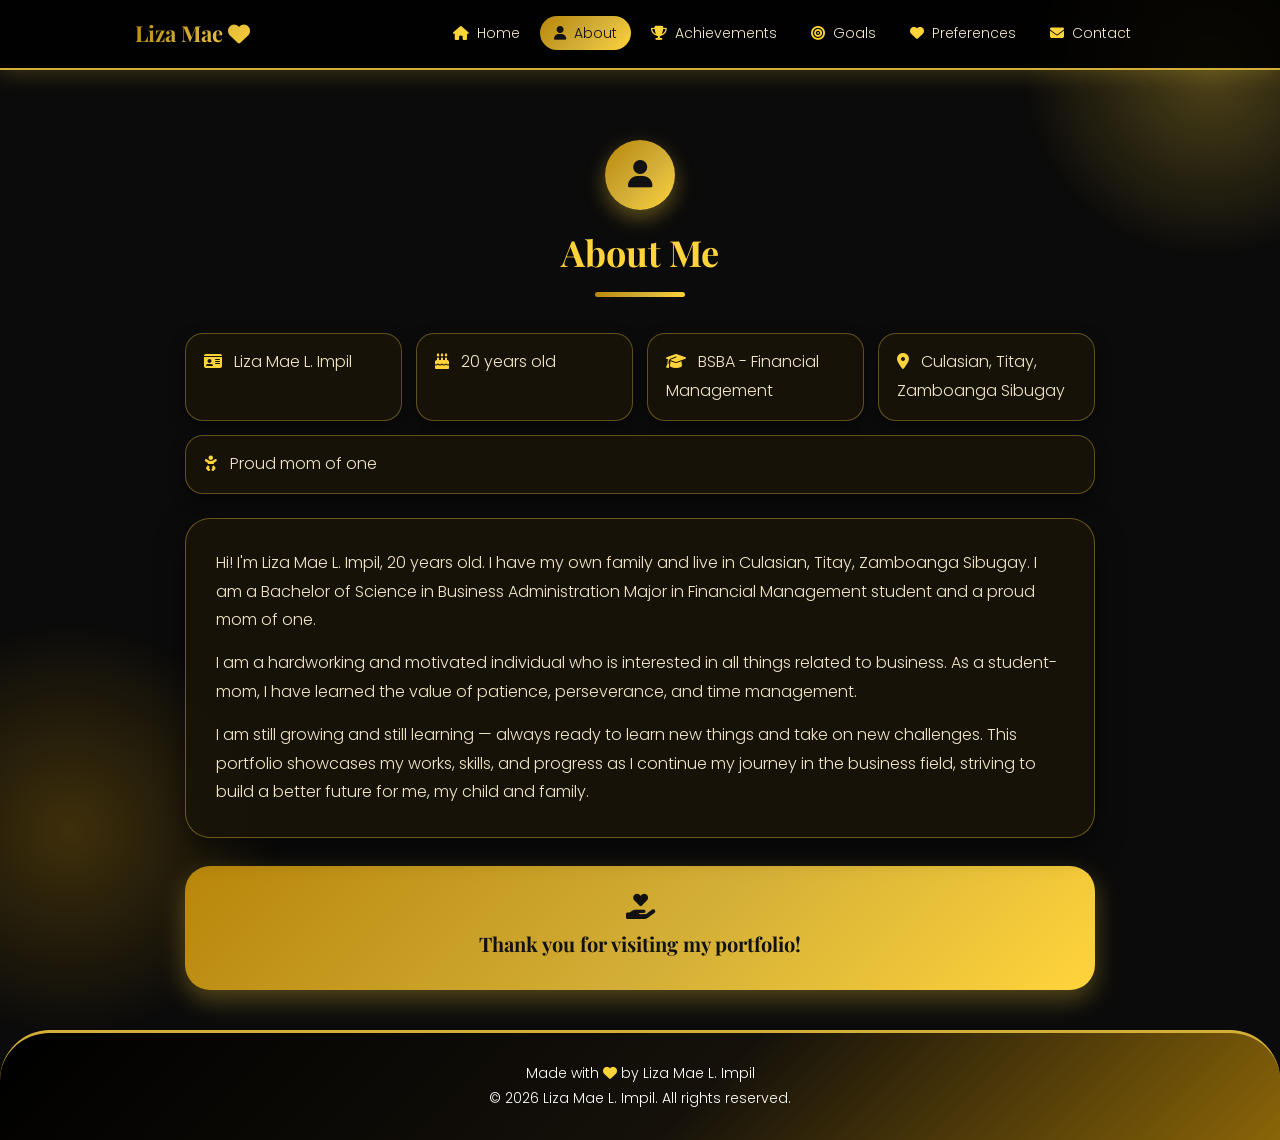
<file: about/index.html>
<!DOCTYPE html>
<html lang="en">
<head>
  <meta charset="UTF-8">
  <meta name="viewport" content="width=device-width, initial-scale=1.0">
  <title>About | Liza Mae L. Impil</title>

  <link rel="preconnect" href="https://fonts.googleapis.com">
  <link rel="preconnect" href="https://fonts.gstatic.com" crossorigin>
  <link href="https://fonts.googleapis.com/css2?family=Playfair+Display:wght@600;700&family=Poppins:wght@300;400;500&display=swap" rel="stylesheet">
  <link rel="stylesheet" href="https://cdnjs.cloudflare.com/ajax/libs/font-awesome/6.5.0/css/all.min.css">
  <link rel="stylesheet" href="../style.css">
</head>
<body>

  <header>
    <nav>
      <span class="logo">Liza Mae <i class="fa-solid fa-heart"></i></span>
      <ul>
        <li><a href="../home/index.html"><i class="fa-solid fa-house"></i> Home</a></li>
        <li><a href="../about/index.html" class="active"><i class="fa-solid fa-user"></i> About</a></li>
        <li><a href="../achievements/index.html"><i class="fa-solid fa-trophy"></i> Achievements</a></li>
        <li><a href="../goals/index.html"><i class="fa-solid fa-bullseye"></i> Goals</a></li>
        <li><a href="../preferences/index.html"><i class="fa-solid fa-heart"></i> Preferences</a></li>
        <li><a href="../contact/index.html"><i class="fa-solid fa-envelope"></i> Contact</a></li>
      </ul>
    </nav>
  </header>

  <section>
    <div class="section-title">
      <div class="big-icon"><i class="fa-solid fa-user"></i></div>
      <h2>About Me</h2>
      <div class="line"></div>
    </div>

    <div class="facts">
      <div><i class="fa-solid fa-id-card"></i> Liza Mae L. Impil</div>
      <div><i class="fa-solid fa-cake-candles"></i> 20 years old</div>
      <div><i class="fa-solid fa-graduation-cap"></i> BSBA - Financial Management</div>
      <div><i class="fa-solid fa-location-dot"></i> Culasian, Titay, Zamboanga Sibugay</div>
      <div><i class="fa-solid fa-baby"></i> Proud mom of one</div>
    </div>

    <div class="box">
      <p>
        Hi! I'm Liza Mae L. Impil, 20 years old. I have my own family and live
        in Culasian, Titay, Zamboanga Sibugay. I am a Bachelor of Science in
        Business Administration Major in Financial Management student and a
        proud mom of one.
      </p>
      <p>
        I am a hardworking and motivated individual who is interested in all
        things related to business. As a student-mom, I have learned the value
        of patience, perseverance, and time management.
      </p>
      <p>
        I am still growing and still learning &mdash; always ready to learn new
        things and take on new challenges. This portfolio showcases my works,
        skills, and progress as I continue my journey in the business field,
        striving to build a better future for me, my child and family.
      </p>
    </div>

    <div class="banner">
      <i class="fa-solid fa-hand-holding-heart"></i>
      <strong>Thank you for visiting my portfolio!</strong>
    </div>
  </section>

  <footer>
    <p>Made with <i class="fa-solid fa-heart"></i> by Liza Mae L. Impil</p>
    <p>&copy; 2026 Liza Mae L. Impil. All rights reserved.</p>
  </footer>

</body>
</html>
</file>
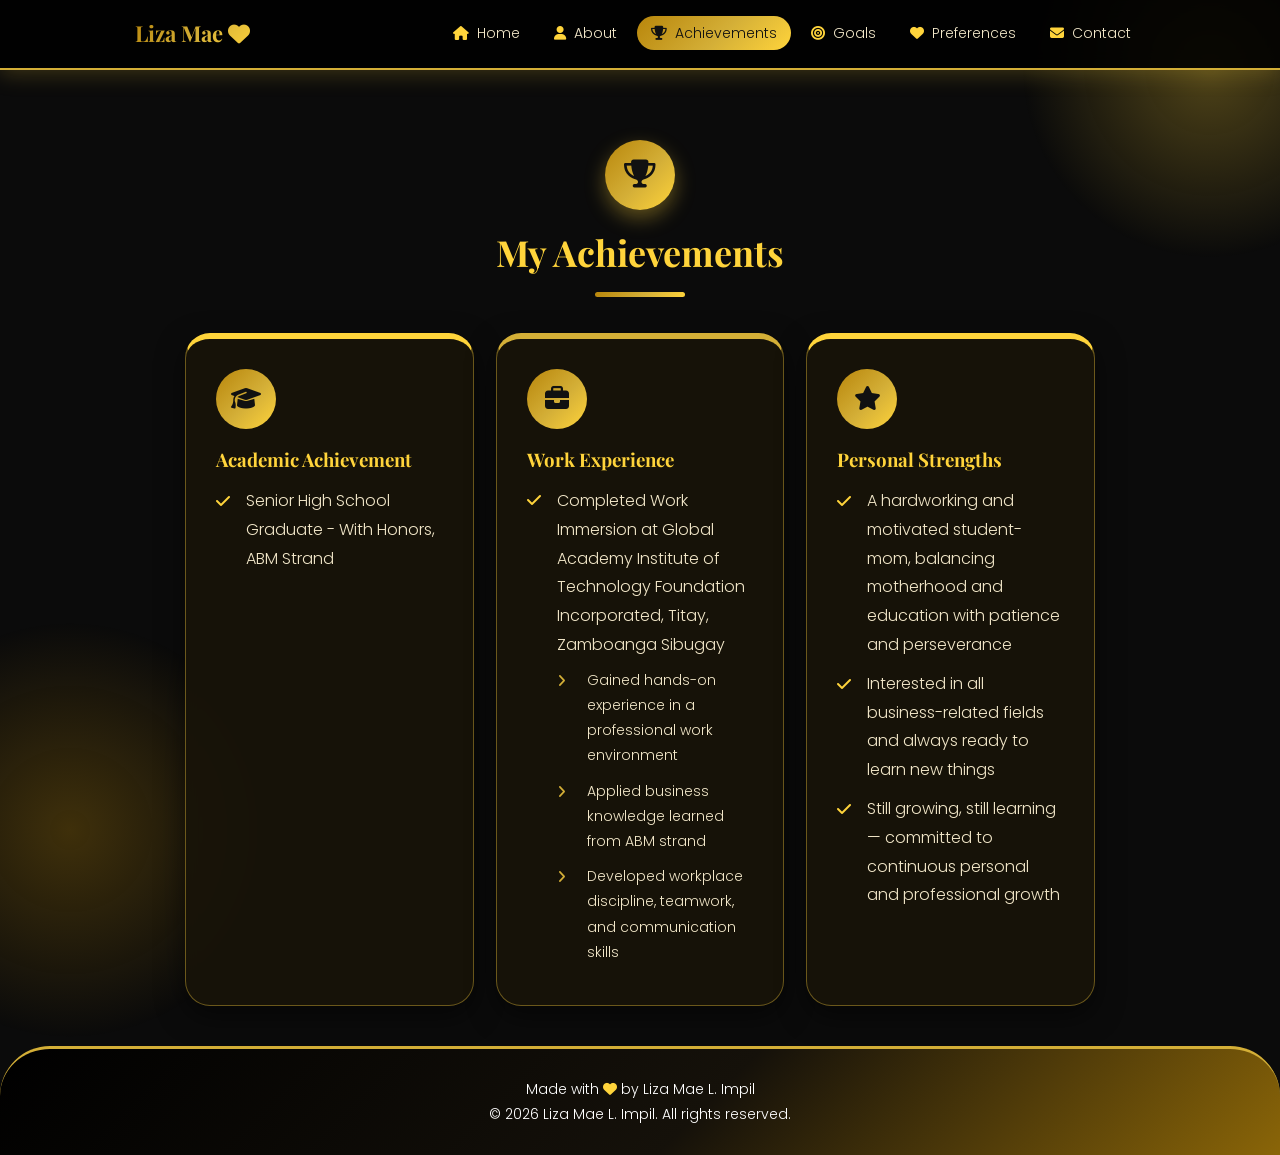
<file: achievements/index.html>
<!DOCTYPE html>
<html lang="en">
<head>
  <meta charset="UTF-8">
  <meta name="viewport" content="width=device-width, initial-scale=1.0">
  <title>Achievements | Liza Mae L. Impil</title>

  <link rel="preconnect" href="https://fonts.googleapis.com">
  <link rel="preconnect" href="https://fonts.gstatic.com" crossorigin>
  <link href="https://fonts.googleapis.com/css2?family=Playfair+Display:wght@600;700&family=Poppins:wght@300;400;500&display=swap" rel="stylesheet">
  <link rel="stylesheet" href="https://cdnjs.cloudflare.com/ajax/libs/font-awesome/6.5.0/css/all.min.css">
  <link rel="stylesheet" href="../style.css">
</head>
<body>

  <header>
    <nav>
      <span class="logo">Liza Mae <i class="fa-solid fa-heart"></i></span>
      <ul>
        <li><a href="../home/index.html"><i class="fa-solid fa-house"></i> Home</a></li>
        <li><a href="../about/index.html"><i class="fa-solid fa-user"></i> About</a></li>
        <li><a href="../achievements/index.html" class="active"><i class="fa-solid fa-trophy"></i> Achievements</a></li>
        <li><a href="../goals/index.html"><i class="fa-solid fa-bullseye"></i> Goals</a></li>
        <li><a href="../preferences/index.html"><i class="fa-solid fa-heart"></i> Preferences</a></li>
        <li><a href="../contact/index.html"><i class="fa-solid fa-envelope"></i> Contact</a></li>
      </ul>
    </nav>
  </header>

  <section>
    <div class="section-title">
      <div class="big-icon"><i class="fa-solid fa-trophy"></i></div>
      <h2>My Achievements</h2>
      <div class="line"></div>
    </div>

    <div class="cards">
      <div class="card">
        <div class="icon"><i class="fa-solid fa-graduation-cap"></i></div>
        <h3>Academic Achievement</h3>
        <ul class="icon-list">
          <li>Senior High School Graduate - With Honors, ABM Strand</li>
        </ul>
      </div>

      <div class="card">
        <div class="icon"><i class="fa-solid fa-briefcase"></i></div>
        <h3>Work Experience</h3>
        <ul class="icon-list">
          <li>
            Completed Work Immersion at Global Academy Institute of Technology
            Foundation Incorporated, Titay, Zamboanga Sibugay
            <ul class="sub">
              <li>Gained hands-on experience in a professional work environment</li>
              <li>Applied business knowledge learned from ABM strand</li>
              <li>Developed workplace discipline, teamwork, and communication skills</li>
            </ul>
          </li>
        </ul>
      </div>

      <div class="card">
        <div class="icon"><i class="fa-solid fa-star"></i></div>
        <h3>Personal Strengths</h3>
        <ul class="icon-list">
          <li>A hardworking and motivated student-mom, balancing motherhood and education with patience and perseverance</li>
          <li>Interested in all business-related fields and always ready to learn new things</li>
          <li>Still growing, still learning &mdash; committed to continuous personal and professional growth</li>
        </ul>
      </div>
    </div>
  </section>

  <footer>
    <p>Made with <i class="fa-solid fa-heart"></i> by Liza Mae L. Impil</p>
    <p>&copy; 2026 Liza Mae L. Impil. All rights reserved.</p>
  </footer>

</body>
</html>
</file>
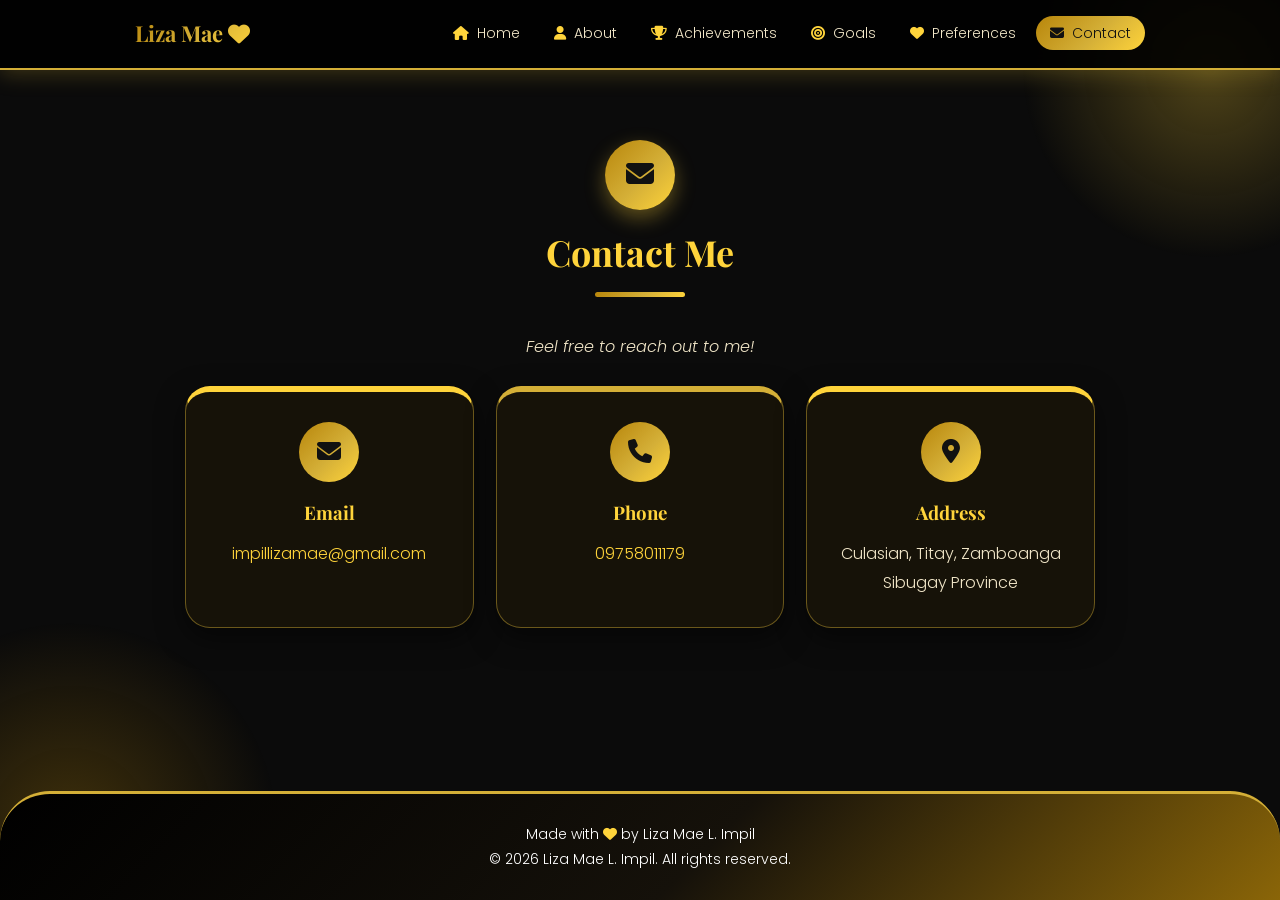
<file: contact/index.html>
<!DOCTYPE html>
<html lang="en">
<head>
  <meta charset="UTF-8">
  <meta name="viewport" content="width=device-width, initial-scale=1.0">
  <title>Contact | Liza Mae L. Impil</title>

  <link rel="preconnect" href="https://fonts.googleapis.com">
  <link rel="preconnect" href="https://fonts.gstatic.com" crossorigin>
  <link href="https://fonts.googleapis.com/css2?family=Playfair+Display:wght@600;700&family=Poppins:wght@300;400;500&display=swap" rel="stylesheet">
  <link rel="stylesheet" href="https://cdnjs.cloudflare.com/ajax/libs/font-awesome/6.5.0/css/all.min.css">
  <link rel="stylesheet" href="../style.css">
</head>
<body>

  <header>
    <nav>
      <span class="logo">Liza Mae <i class="fa-solid fa-heart"></i></span>
      <ul>
        <li><a href="../home/index.html"><i class="fa-solid fa-house"></i> Home</a></li>
        <li><a href="../about/index.html"><i class="fa-solid fa-user"></i> About</a></li>
        <li><a href="../achievements/index.html"><i class="fa-solid fa-trophy"></i> Achievements</a></li>
        <li><a href="../goals/index.html"><i class="fa-solid fa-bullseye"></i> Goals</a></li>
        <li><a href="../preferences/index.html"><i class="fa-solid fa-heart"></i> Preferences</a></li>
        <li><a href="../contact/index.html" class="active"><i class="fa-solid fa-envelope"></i> Contact</a></li>
      </ul>
    </nav>
  </header>

  <section>
    <div class="section-title">
      <div class="big-icon"><i class="fa-solid fa-envelope"></i></div>
      <h2>Contact Me</h2>
      <div class="line"></div>
    </div>

    <p class="closing">Feel free to reach out to me!</p>

    <div class="cards contact-cards">
      <div class="card">
        <div class="icon"><i class="fa-solid fa-envelope"></i></div>
        <h3>Email</h3>
        <p><a href="mailto:impillizamae@gmail.com">impillizamae@gmail.com</a></p>
      </div>

      <div class="card">
        <div class="icon"><i class="fa-solid fa-phone"></i></div>
        <h3>Phone</h3>
        <p><a href="tel:09758011179">09758011179</a></p>
      </div>

      <div class="card">
        <div class="icon"><i class="fa-solid fa-location-dot"></i></div>
        <h3>Address</h3>
        <p>Culasian, Titay, Zamboanga Sibugay Province</p>
      </div>
    </div>
  </section>

  <footer>
    <p>Made with <i class="fa-solid fa-heart"></i> by Liza Mae L. Impil</p>
    <p>&copy; 2026 Liza Mae L. Impil. All rights reserved.</p>
  </footer>

</body>
</html>
</file>
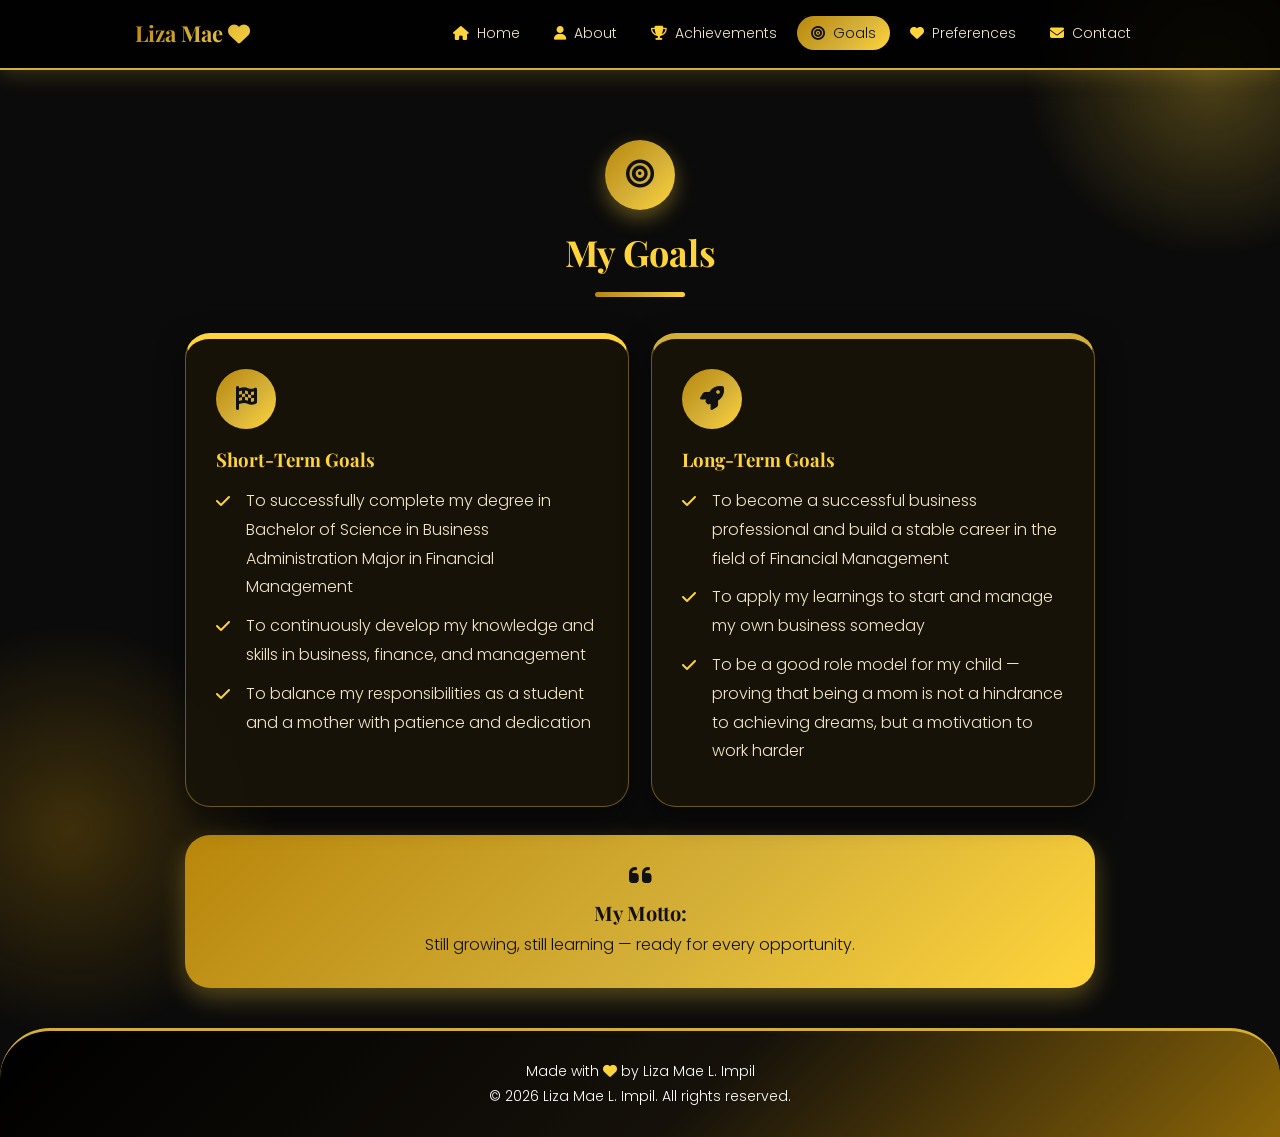
<file: goals/index.html>
<!DOCTYPE html>
<html lang="en">
<head>
  <meta charset="UTF-8">
  <meta name="viewport" content="width=device-width, initial-scale=1.0">
  <title>Goals | Liza Mae L. Impil</title>

  <link rel="preconnect" href="https://fonts.googleapis.com">
  <link rel="preconnect" href="https://fonts.gstatic.com" crossorigin>
  <link href="https://fonts.googleapis.com/css2?family=Playfair+Display:wght@600;700&family=Poppins:wght@300;400;500&display=swap" rel="stylesheet">
  <link rel="stylesheet" href="https://cdnjs.cloudflare.com/ajax/libs/font-awesome/6.5.0/css/all.min.css">
  <link rel="stylesheet" href="../style.css">
</head>
<body>

  <header>
    <nav>
      <span class="logo">Liza Mae <i class="fa-solid fa-heart"></i></span>
      <ul>
        <li><a href="../home/index.html"><i class="fa-solid fa-house"></i> Home</a></li>
        <li><a href="../about/index.html"><i class="fa-solid fa-user"></i> About</a></li>
        <li><a href="../achievements/index.html"><i class="fa-solid fa-trophy"></i> Achievements</a></li>
        <li><a href="../goals/index.html" class="active"><i class="fa-solid fa-bullseye"></i> Goals</a></li>
        <li><a href="../preferences/index.html"><i class="fa-solid fa-heart"></i> Preferences</a></li>
        <li><a href="../contact/index.html"><i class="fa-solid fa-envelope"></i> Contact</a></li>
      </ul>
    </nav>
  </header>

  <section>
    <div class="section-title">
      <div class="big-icon"><i class="fa-solid fa-bullseye"></i></div>
      <h2>My Goals</h2>
      <div class="line"></div>
    </div>

    <div class="cards">
      <div class="card">
        <div class="icon"><i class="fa-solid fa-flag-checkered"></i></div>
        <h3>Short-Term Goals</h3>
        <ul class="icon-list">
          <li>To successfully complete my degree in Bachelor of Science in Business Administration Major in Financial Management</li>
          <li>To continuously develop my knowledge and skills in business, finance, and management</li>
          <li>To balance my responsibilities as a student and a mother with patience and dedication</li>
        </ul>
      </div>

      <div class="card">
        <div class="icon"><i class="fa-solid fa-rocket"></i></div>
        <h3>Long-Term Goals</h3>
        <ul class="icon-list">
          <li>To become a successful business professional and build a stable career in the field of Financial Management</li>
          <li>To apply my learnings to start and manage my own business someday</li>
          <li>To be a good role model for my child &mdash; proving that being a mom is not a hindrance to achieving dreams, but a motivation to work harder</li>
        </ul>
      </div>
    </div>

    <div class="banner">
      <i class="fa-solid fa-quote-left"></i>
      <strong>My Motto:</strong><br>
      Still growing, still learning &mdash; ready for every opportunity.
    </div>
  </section>

  <footer>
    <p>Made with <i class="fa-solid fa-heart"></i> by Liza Mae L. Impil</p>
    <p>&copy; 2026 Liza Mae L. Impil. All rights reserved.</p>
  </footer>

</body>
</html>
</file>
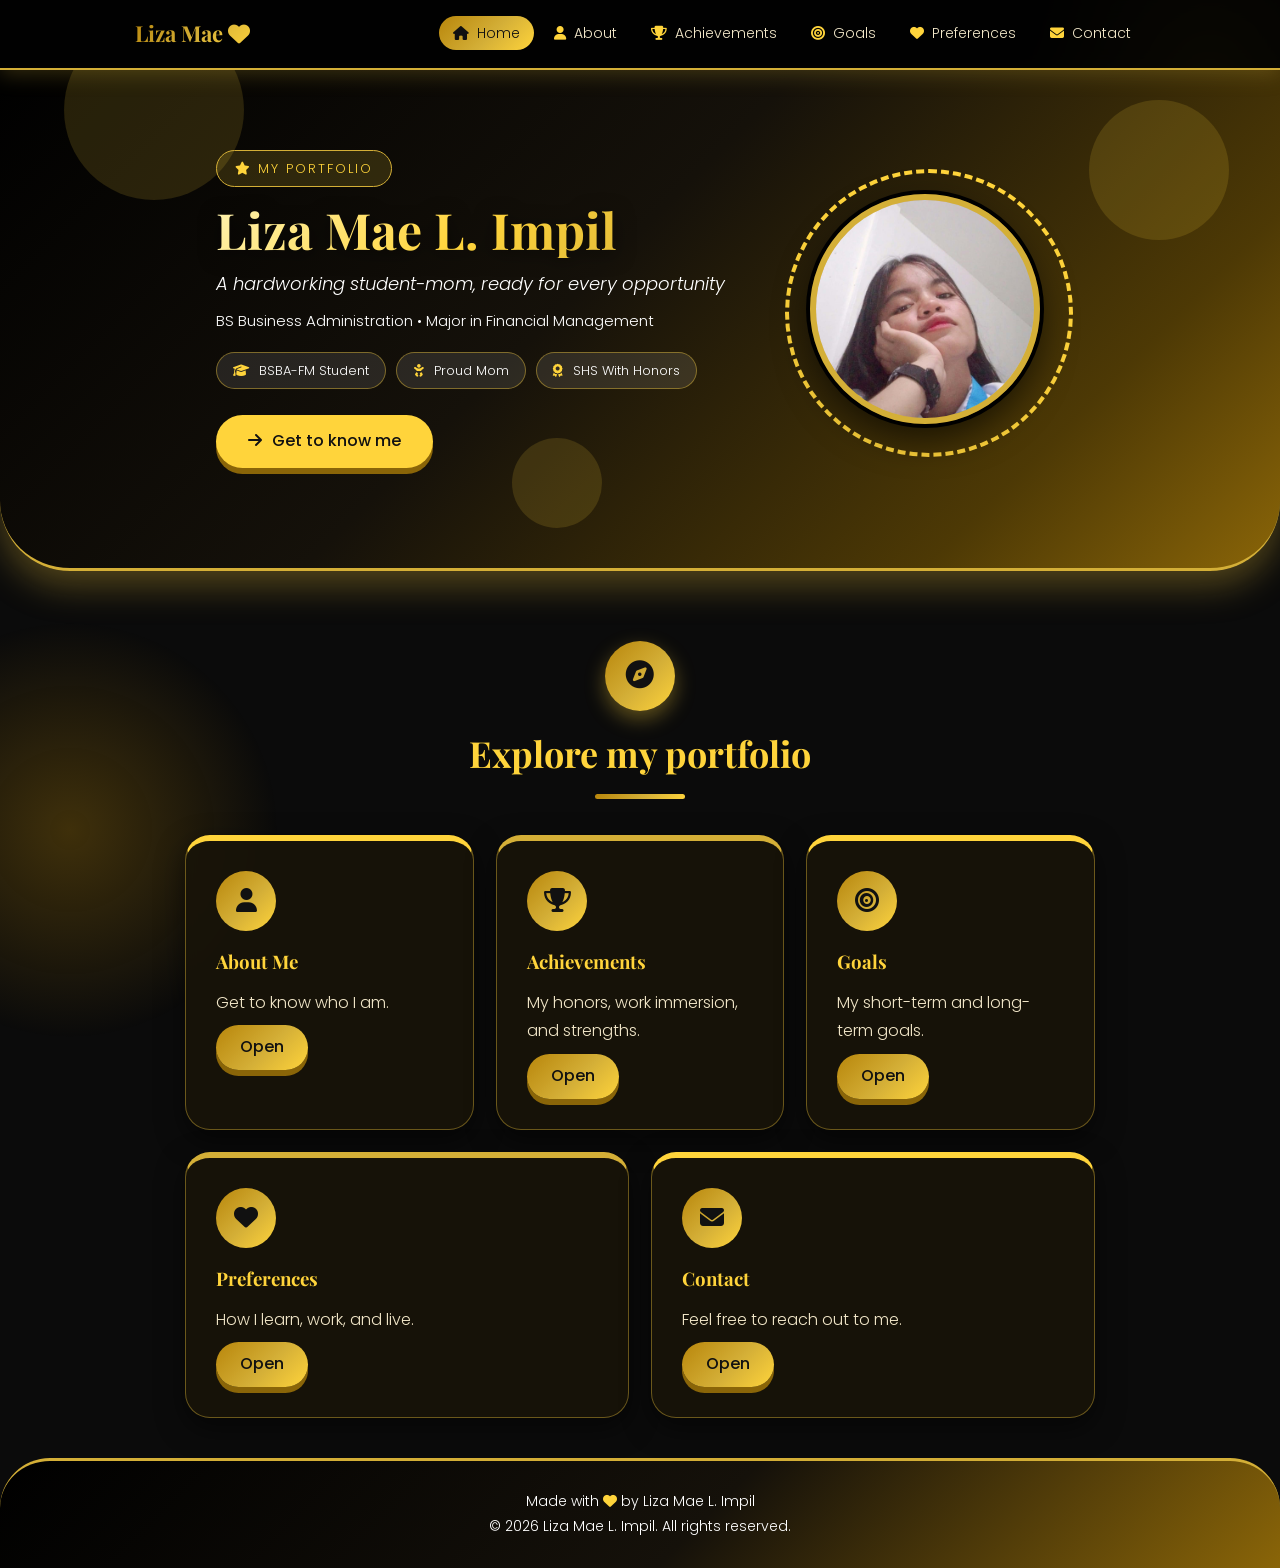
<file: home/index.html>
<!DOCTYPE html>
<html lang="en">
<head>
  <meta charset="UTF-8">
  <meta name="viewport" content="width=device-width, initial-scale=1.0">
  <title>Liza Mae L. Impil | Portfolio</title>

  <link rel="preconnect" href="https://fonts.googleapis.com">
  <link rel="preconnect" href="https://fonts.gstatic.com" crossorigin>
  <link href="https://fonts.googleapis.com/css2?family=Playfair+Display:wght@600;700&family=Poppins:wght@300;400;500&display=swap" rel="stylesheet">
 
  <link rel="stylesheet" href="https://cdnjs.cloudflare.com/ajax/libs/font-awesome/6.5.0/css/all.min.css">
  <link rel="stylesheet" href="../style.css">
</head>
<body>

  <header>
    <nav>
      <span class="logo">Liza Mae <i class="fa-solid fa-heart"></i></span>
      <ul>
        <li><a href="../home/index.html" class="active"><i class="fa-solid fa-house"></i> Home</a></li>
        <li><a href="../about/index.html"><i class="fa-solid fa-user"></i> About</a></li>
        <li><a href="../achievements/index.html"><i class="fa-solid fa-trophy"></i> Achievements</a></li>
        <li><a href="../goals/index.html"><i class="fa-solid fa-bullseye"></i> Goals</a></li>
        <li><a href="../preferences/index.html"><i class="fa-solid fa-heart"></i> Preferences</a></li>
        <li><a href="../contact/index.html"><i class="fa-solid fa-envelope"></i> Contact</a></li>
      </ul>
    </nav>
  </header>

  
  <section class="hero">
    <span class="shape s1"></span>
    <span class="shape s2"></span>
    <span class="shape s3"></span>

    <div class="hero-text">
      <span class="label"><i class="fa-solid fa-star"></i> My Portfolio</span>
      <h1>Liza Mae L. Impil</h1>
      <p class="subtitle">A hardworking student-mom, ready for every opportunity</p>
      <p class="course">BS Business Administration &bull; Major in Financial Management</p>

      <div class="badges">
        <span><i class="fa-solid fa-graduation-cap"></i> BSBA-FM Student</span>
        <span><i class="fa-solid fa-baby"></i> Proud Mom</span>
        <span><i class="fa-solid fa-award"></i> SHS With Honors</span>
      </div>

      <a href="../about/index.html" class="button"><i class="fa-solid fa-arrow-right"></i> Get to know me</a>
    </div>


    <div class="photo-wrap">
      <div class="photo">
        <span>LM</span>
        <img src="../images/877edf32-159f-4598-aa75-2307639e48f6.jpg" alt="">
      </div>
    </div>
  </section>

  
  <section>
    <div class="section-title">
      <div class="big-icon"><i class="fa-solid fa-compass"></i></div>
      <h2>Explore my portfolio</h2>
      <div class="line"></div>
    </div>

    <div class="cards">
      <div class="card">
        <div class="icon"><i class="fa-solid fa-user"></i></div>
        <h3>About Me</h3>
        <p>Get to know who I am.</p>
        <a href="../about/index.html" class="button">Open</a>
      </div>

      <div class="card">
        <div class="icon"><i class="fa-solid fa-trophy"></i></div>
        <h3>Achievements</h3>
        <p>My honors, work immersion, and strengths.</p>
        <a href="../achievements/index.html" class="button">Open</a>
      </div>

      <div class="card">
        <div class="icon"><i class="fa-solid fa-bullseye"></i></div>
        <h3>Goals</h3>
        <p>My short-term and long-term goals.</p>
        <a href="../goals/index.html" class="button">Open</a>
      </div>

      <div class="card">
        <div class="icon"><i class="fa-solid fa-heart"></i></div>
        <h3>Preferences</h3>
        <p>How I learn, work, and live.</p>
        <a href="../preferences/index.html" class="button">Open</a>
      </div>

      <div class="card">
        <div class="icon"><i class="fa-solid fa-envelope"></i></div>
        <h3>Contact</h3>
        <p>Feel free to reach out to me.</p>
        <a href="../contact/index.html" class="button">Open</a>
      </div>
    </div>
  </section>

  <footer>
    <p>Made with <i class="fa-solid fa-heart"></i> by Liza Mae L. Impil</p>
    <p>&copy; 2026 Liza Mae L. Impil. All rights reserved.</p>
  </footer>

</body>
</html>
</file>
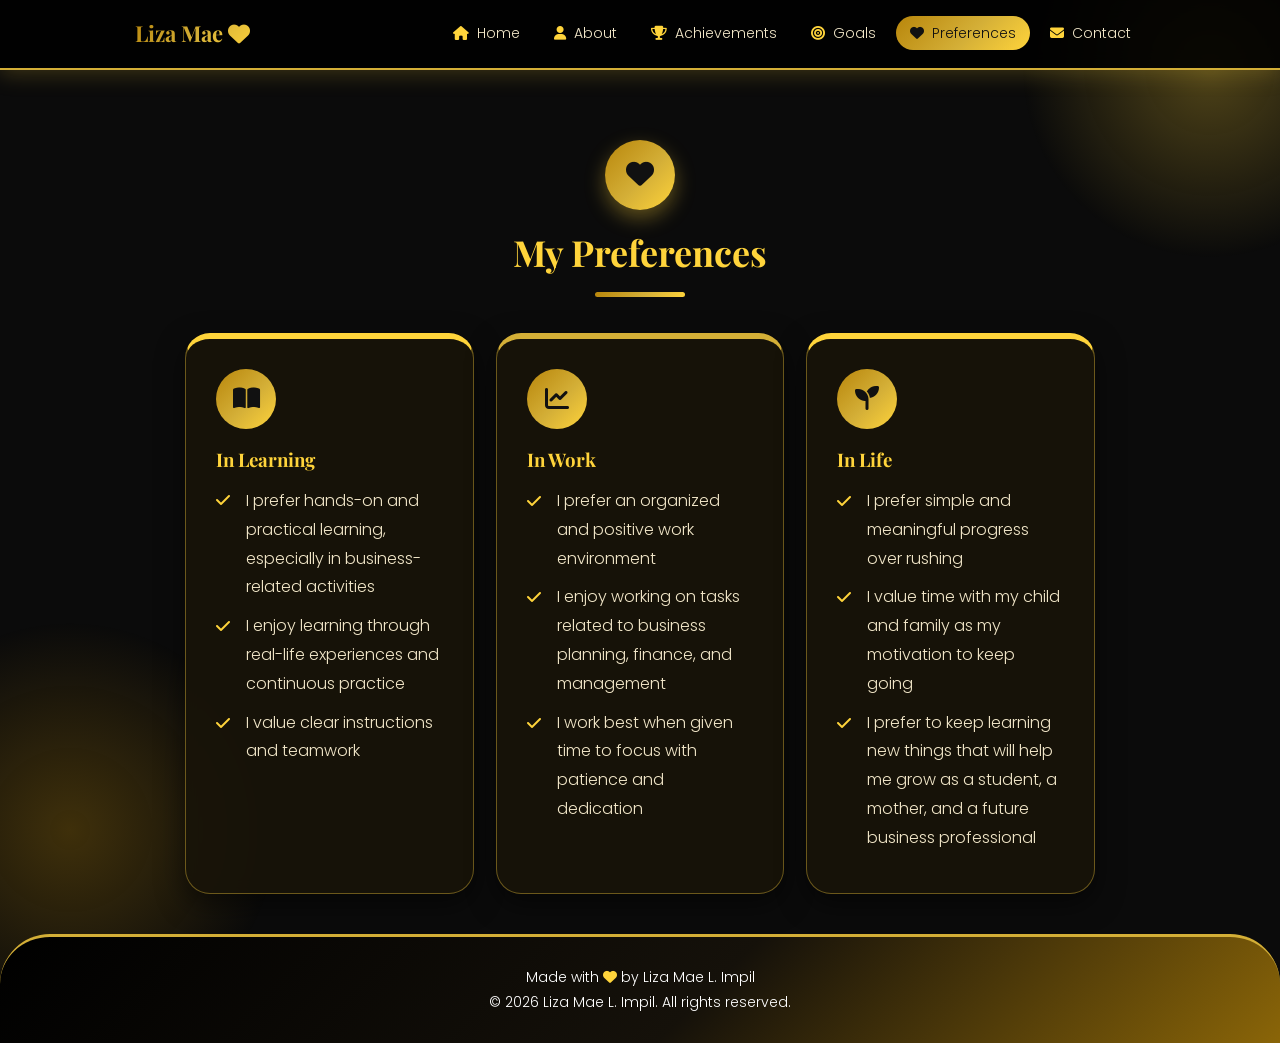
<file: preferences/index.html>
<!DOCTYPE html>
<html lang="en">
<head>
  <meta charset="UTF-8">
  <meta name="viewport" content="width=device-width, initial-scale=1.0">
  <title>Preferences | Liza Mae L. Impil</title>

  <link rel="preconnect" href="https://fonts.googleapis.com">
  <link rel="preconnect" href="https://fonts.gstatic.com" crossorigin>
  <link href="https://fonts.googleapis.com/css2?family=Playfair+Display:wght@600;700&family=Poppins:wght@300;400;500&display=swap" rel="stylesheet">
  <link rel="stylesheet" href="https://cdnjs.cloudflare.com/ajax/libs/font-awesome/6.5.0/css/all.min.css">
  <link rel="stylesheet" href="../style.css">
</head>
<body>

  <header>
    <nav>
      <span class="logo">Liza Mae <i class="fa-solid fa-heart"></i></span>
      <ul>
        <li><a href="../home/index.html"><i class="fa-solid fa-house"></i> Home</a></li>
        <li><a href="../about/index.html"><i class="fa-solid fa-user"></i> About</a></li>
        <li><a href="../achievements/index.html"><i class="fa-solid fa-trophy"></i> Achievements</a></li>
        <li><a href="../goals/index.html"><i class="fa-solid fa-bullseye"></i> Goals</a></li>
        <li><a href="../preferences/index.html" class="active"><i class="fa-solid fa-heart"></i> Preferences</a></li>
        <li><a href="../contact/index.html"><i class="fa-solid fa-envelope"></i> Contact</a></li>
      </ul>
    </nav>
  </header>

  <section>
    <div class="section-title">
      <div class="big-icon"><i class="fa-solid fa-heart"></i></div>
      <h2>My Preferences</h2>
      <div class="line"></div>
    </div>

    <div class="cards">
      <div class="card">
        <div class="icon"><i class="fa-solid fa-book-open"></i></div>
        <h3>In Learning</h3>
        <ul class="icon-list">
          <li>I prefer hands-on and practical learning, especially in business-related activities</li>
          <li>I enjoy learning through real-life experiences and continuous practice</li>
          <li>I value clear instructions and teamwork</li>
        </ul>
      </div>

      <div class="card">
        <div class="icon"><i class="fa-solid fa-chart-line"></i></div>
        <h3>In Work</h3>
        <ul class="icon-list">
          <li>I prefer an organized and positive work environment</li>
          <li>I enjoy working on tasks related to business planning, finance, and management</li>
          <li>I work best when given time to focus with patience and dedication</li>
        </ul>
      </div>

      <div class="card">
        <div class="icon"><i class="fa-solid fa-seedling"></i></div>
        <h3>In Life</h3>
        <ul class="icon-list">
          <li>I prefer simple and meaningful progress over rushing</li>
          <li>I value time with my child and family as my motivation to keep going</li>
          <li>I prefer to keep learning new things that will help me grow as a student, a mother, and a future business professional</li>
        </ul>
      </div>
    </div>
  </section>

  <footer>
    <p>Made with <i class="fa-solid fa-heart"></i> by Liza Mae L. Impil</p>
    <p>&copy; 2026 Liza Mae L. Impil. All rights reserved.</p>
  </footer>

</body>
</html>
</file>
<file: style.css>
:root {
  --black: #0b0b0b;          
  --card: rgba(24, 20, 8, 0.88); 
  --gold: #d4af37;          
  --gold-deep: #8a6508;      
  --yellow: #ffd43b;         
  --yellow-soft: #ffe680;    
  --text: #f1e6c8;           
  --white: #ffffff;
  --gradient: linear-gradient(135deg, #b8860b, #d4af37 55%, #ffd43b);
}


* {
  margin: 0;
  padding: 0;
  box-sizing: border-box;
}

html {
  scroll-behavior: smooth;
}

body {
  font-family: "Poppins", sans-serif;
  font-weight: 300;
  color: var(--text);
  line-height: 1.8;
  background-color: var(--black);

  /* para ang footer naa sa ubos kanunay */
  display: flex;
  flex-direction: column;
  min-height: 100vh;
}

h1, h2, h3, .logo {
  font-family: "Playfair Display", serif;
}


body::before {
  content: "";
  position: fixed;
  top: -120px;
  right: -120px;
  width: 380px;
  height: 380px;
  border-radius: 50%;
  background: radial-gradient(circle, rgba(255, 212, 59, 0.28), transparent 70%);
  z-index: -1;
}

body::after {
  content: "";
  position: fixed;
  bottom: -140px;
  left: -140px;
  width: 420px;
  height: 420px;
  border-radius: 50%;
  background: radial-gradient(circle, rgba(184, 134, 11, 0.3), transparent 70%);
  z-index: -1;
}


header {
  position: sticky;
  top: 0;
  z-index: 10;
  background-color: rgba(0, 0, 0, 0.88);
  backdrop-filter: blur(10px);
  border-bottom: 2px solid var(--gold);
  box-shadow: 0 4px 20px rgba(212, 175, 55, 0.25);
}

nav {
  max-width: 1050px;
  margin: 0 auto;
  padding: 14px 20px;
  display: flex;
  justify-content: space-between;
  align-items: center;
  flex-wrap: wrap;
  gap: 10px;
}

.logo {
  font-size: 22px;
  font-weight: 700;
  background: var(--gradient);
  -webkit-background-clip: text;
  background-clip: text;
  color: transparent;
}

nav ul {
  list-style: none;
  display: flex;
  gap: 6px;
  flex-wrap: wrap;
}

nav ul a {
  color: var(--text);
  text-decoration: none;
  font-size: 14px;
  padding: 7px 14px;
  border-radius: 25px;
  transition: 0.3s;
}

nav ul a i {
  margin-right: 4px;
  color: var(--yellow);
}

nav ul a:hover,
nav ul a.active {
  background: var(--gradient);
  color: #111;
}

nav ul a:hover i,
nav ul a.active i {
  color: #111;
}


.hero {
  max-width: 100%;   
  margin: 0;
  position: relative;
  overflow: hidden;
  display: flex;
  align-items: center;
  justify-content: center;
  gap: 60px;
  flex-wrap: wrap;
  padding: 80px 8% 100px;
  background: linear-gradient(135deg, #000000 0%, #15110a 45%, #4d3905 80%, var(--gold-deep) 100%);
  color: var(--white);
  border-bottom: 3px solid var(--gold);
  border-radius: 0 0 70px 70px;
  box-shadow: 0 15px 35px rgba(212, 175, 55, 0.35);
}


.shape {
  position: absolute;
  border-radius: 50%;
  background: rgba(255, 212, 59, 0.14);
  animation: float 6s ease-in-out infinite;
}

.s1 { width: 180px; height: 180px; top: -50px; left: 5%; }
.s2 { width: 90px; height: 90px; bottom: 40px; left: 40%; animation-delay: 1.5s; }
.s3 { width: 140px; height: 140px; top: 30px; right: 4%; animation-delay: 3s; }

@keyframes float {
  0%, 100% { transform: translateY(0); }
  50% { transform: translateY(-25px); }
}

.hero-text,
.photo-wrap {
  position: relative;
  z-index: 1;
}

.hero-text {
  max-width: 520px;
}

.label {
  display: inline-block;
  background-color: rgba(255, 212, 59, 0.15);
  border: 1px solid var(--gold);
  color: var(--yellow);
  padding: 6px 18px;
  border-radius: 30px;
  font-size: 13px;
  letter-spacing: 2px;
  text-transform: uppercase;
  margin-bottom: 14px;
}

.hero h1 {
  font-size: 50px;
  line-height: 1.15;
  background: linear-gradient(135deg, #fff3b0, #ffd43b 50%, #d4af37);
  -webkit-background-clip: text;
  background-clip: text;
  color: transparent;
  filter: drop-shadow(0 4px 10px rgba(0, 0, 0, 0.6));
}

.subtitle {
  font-size: 18px;
  font-style: italic;
  margin: 10px 0 6px;
}

.course {
  font-size: 15px;
  margin-bottom: 18px;
}


.badges {
  display: flex;
  flex-wrap: wrap;
  gap: 10px;
  margin-bottom: 26px;
}

.badges span {
  background-color: rgba(255, 255, 255, 0.1);
  border: 1px solid rgba(212, 175, 55, 0.5);
  padding: 6px 16px;
  border-radius: 30px;
  font-size: 13px;
}

.badges i {
  margin-right: 6px;
  color: var(--yellow);
}

.button {
  display: inline-block;
  background-color: var(--yellow);
  color: #111;
  padding: 12px 32px;
  border-radius: 30px;
  text-decoration: none;
  font-weight: 500;
  box-shadow: 0 6px 0 var(--gold-deep);
  transition: 0.3s;
}

.button i {
  margin-right: 6px;
}

.button:hover {
  transform: translateY(-4px);
  background-color: var(--yellow-soft);
  color: #000;
}


.photo-wrap {
  position: relative;
  width: 280px;
  height: 280px;
  display: flex;
  align-items: center;
  justify-content: center;
}


.photo-wrap::before {
  content: "";
  position: absolute;
  top: 0;
  left: 0;
  width: 100%;
  height: 100%;
  border-radius: 50%;
  border: 4px dashed var(--yellow);
  animation: spin 18s linear infinite;
}

@keyframes spin {
  to { transform: rotate(360deg); }
}

.photo {
  position: relative;
  width: 230px;
  height: 230px;
  border-radius: 50%;
  overflow: hidden;
  border: 6px solid var(--gold);
  background: var(--gradient);
  box-shadow: 0 0 0 4px #000, 0 15px 35px rgba(0, 0, 0, 0.6);
  display: flex;
  align-items: center;
  justify-content: center;
}


.photo span {
  font-family: "Playfair Display", serif;
  font-size: 4rem;
  color: #111;
}

.photo img {
  position: absolute;
  top: 0;
  left: 0;
  width: 100%;
  height: 100%;
  object-fit: cover;
  object-position: top;
}


section {
  width: 100%;
  max-width: 950px;
  margin: 0 auto;
  padding: 70px 20px 40px;
}

.section-title {
  text-align: center;
  margin-bottom: 36px;
}

.section-title .big-icon {
  width: 70px;
  height: 70px;
  line-height: 70px;
  margin: 0 auto 10px;
  border-radius: 50%;
  background: var(--gradient);
  color: #111;
  font-size: 28px;
  box-shadow: 0 8px 20px rgba(255, 212, 59, 0.35);
}

.section-title h2 {
  font-size: 36px;
  color: var(--yellow);
}

.section-title .line {
  width: 90px;
  height: 5px;
  margin: 8px auto 0;
  border-radius: 10px;
  background: var(--gradient);
}


.box,
.card {
  background-color: var(--card);
  backdrop-filter: blur(8px);
  border-radius: 25px;
  border: 1px solid rgba(212, 175, 55, 0.45);
  box-shadow: 0 10px 28px rgba(0, 0, 0, 0.5);
  padding: 30px;
}

.box p {
  margin-bottom: 14px;
}

.box p:last-child {
  margin-bottom: 0;
}

.cards {
  display: flex;
  flex-wrap: wrap;
  gap: 22px;
}

.card {
  flex: 1 1 260px;
  border-top: 6px solid var(--yellow);
  transition: 0.3s;
}

.card:nth-child(even) {
  border-top-color: var(--gold);
}

.card:hover {
  transform: translateY(-10px);
  box-shadow: 0 18px 36px rgba(255, 212, 59, 0.28);
  border-color: var(--yellow);
}

.card h3 {
  color: var(--yellow);
  margin-bottom: 10px;
}


.icon {
  width: 60px;
  height: 60px;
  line-height: 60px;
  text-align: center;
  font-size: 24px;
  color: #111;
  background: var(--gradient);
  border-radius: 50%;
  margin-bottom: 14px;
  transition: 0.4s;
}

.card:hover .icon {
  transform: rotate(360deg) scale(1.1);
}


.icon-list {
  list-style: none;
}

.icon-list li {
  position: relative;
  padding-left: 30px;
  margin-bottom: 10px;
}

.icon-list li::before {
  content: "\f00c";
  font-family: "Font Awesome 6 Free";
  font-weight: 900;
  position: absolute;
  left: 0;
  color: var(--yellow);
}


.icon-list .sub {
  list-style: none;
  margin-top: 8px;
  font-size: 14px;
}

.icon-list .sub li::before {
  content: "\f105";
  color: var(--gold);
}


.facts {
  display: flex;
  flex-wrap: wrap;
  gap: 14px;
  margin-bottom: 24px;
}

.facts div {
  flex: 1 1 200px;
  background-color: var(--card);
  border: 1px solid rgba(212, 175, 55, 0.4);
  padding: 14px 18px;
  border-radius: 18px;
  box-shadow: 0 6px 16px rgba(0, 0, 0, 0.45);
}

.facts i {
  color: var(--yellow);
  margin-right: 8px;
}


.banner {
  margin-top: 28px;
  padding: 28px;
  text-align: center;
  color: #111;
  border-radius: 25px;
  background: var(--gradient);
  box-shadow: 0 10px 25px rgba(255, 212, 59, 0.3);
}

.banner i {
  font-size: 26px;
  color: #111;
  display: block;
  margin-bottom: 6px;
}

.banner strong {
  font-family: "Playfair Display", serif;
  font-size: 20px;
}


.contact-cards .card {
  text-align: center;
}

.contact-cards .icon {
  margin-left: auto;
  margin-right: auto;
}

.contact-cards a {
  color: var(--yellow);
  text-decoration: none;
  word-break: break-all;
}

.closing {
  text-align: center;
  font-style: italic;
  margin-bottom: 24px;
}

.card .button {
  background: var(--gradient);
  color: #111;
  padding: 8px 24px;
  margin-top: 8px;
}


footer {
  margin-top: auto;
  text-align: center;
  padding: 28px;
  color: var(--white);
  font-size: 14px;
  border-top: 3px solid var(--gold);
  border-radius: 50px 50px 0 0;
  background: linear-gradient(135deg, #000000, #15110a 55%, var(--gold-deep));
}

footer i {
  color: var(--yellow);
}


@media (max-width: 700px) {
  .hero {
    flex-direction: column-reverse;
    text-align: center;
    padding: 50px 6% 70px;
    gap: 30px;
  }

  .hero h1 {
    font-size: 36px;
  }

  .badges {
    justify-content: center;
  }

  nav {
    justify-content: center;
  }

  .photo-wrap {
    width: 240px;
    height: 240px;
  }

  .photo {
    width: 195px;
    height: 195px;
  }
}
</file>
